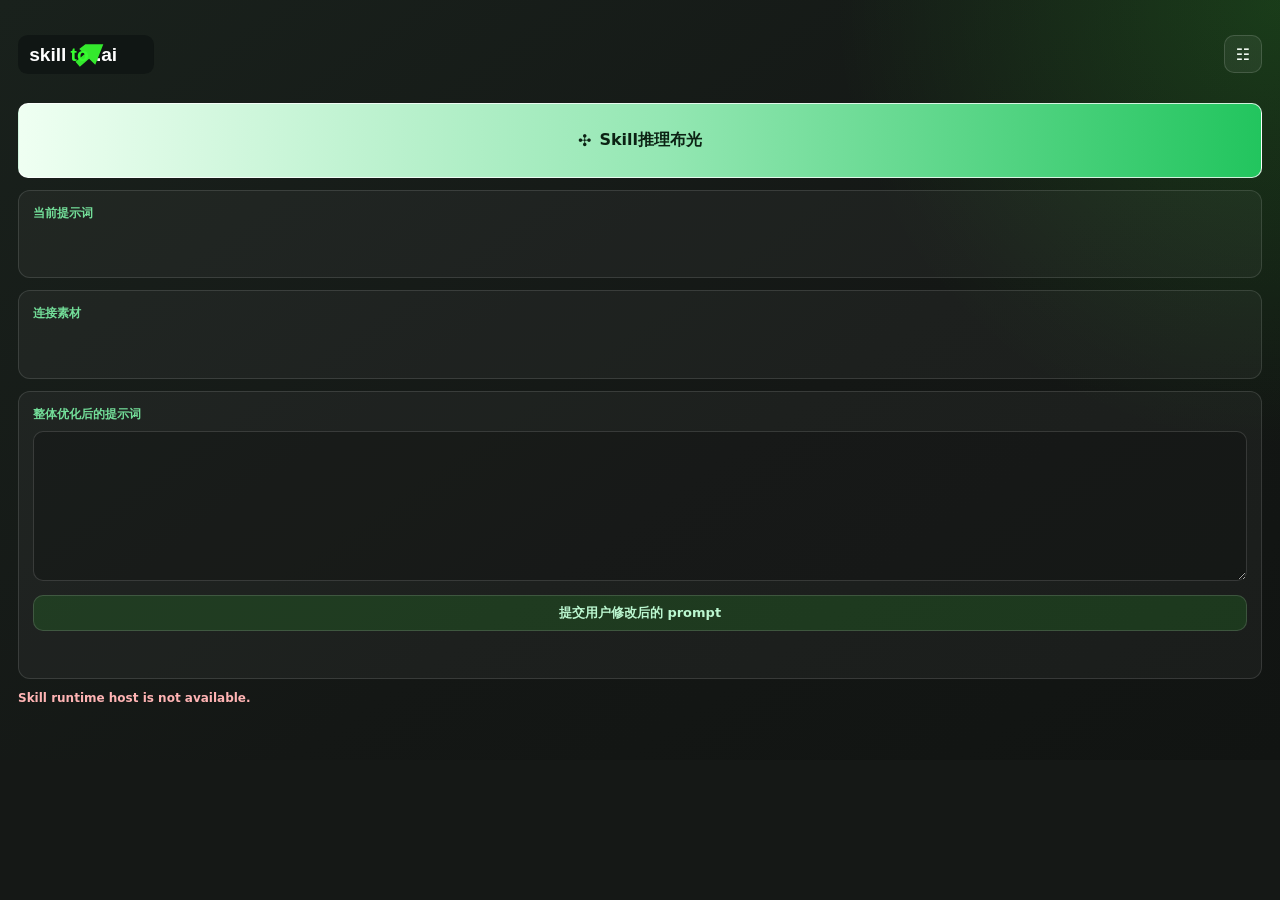
<file: skill-apps/skill-lighting-reasoning/panel/index.html>
<!doctype html>
<html lang="zh-CN">
  <head>
    <meta charset="UTF-8" />
    <meta name="viewport" content="width=device-width, initial-scale=1.0" />
    <meta http-equiv="Content-Security-Policy" content="default-src 'none'; script-src 'self'; style-src 'self'; img-src 'self' data: blob: https: http:; media-src 'self' blob: https: http:; font-src 'self'; connect-src 'none'; frame-src 'none'; object-src 'none'; base-uri 'none'; form-action 'none'" />
    <title>Skill Lighting Reasoning Panel</title>
    <link rel="stylesheet" href="./panel.css" />
  </head>
  <body>
    <main class="plugin-panel">
      <header class="plugin-panel__header">
        <img src="../assets/logo.svg" alt="SkillTo.ai" />
        <button id="openReasoning" class="icon-button" type="button" title="查看布光推理图" aria-label="查看布光推理图">☷</button>
      </header>

      <button id="runButton" class="run-button" type="button">
        <span class="run-button__spark">✣</span>
        <span data-i18n-zh="Skill推理布光" data-i18n-en="Reason Lighting">Skill推理布光</span>
      </button>

      <section class="plugin-card">
        <p class="plugin-card__kicker" data-i18n-zh="当前提示词" data-i18n-en="Current prompt">当前提示词</p>
        <div id="promptPreview" class="prompt-preview"></div>
      </section>

      <section class="plugin-card">
        <p class="plugin-card__kicker" data-i18n-zh="连接素材" data-i18n-en="Connected assets">连接素材</p>
        <div id="assetList" class="asset-list"></div>
      </section>

      <section class="plugin-card">
        <p class="plugin-card__kicker" data-i18n-zh="整体优化后的提示词" data-i18n-en="Optimized prompt">整体优化后的提示词</p>
        <textarea id="draftEditor" class="draft-editor" spellcheck="false"></textarea>
        <button id="commitButton" class="commit-button" type="button" data-i18n-zh="提交用户修改后的 prompt" data-i18n-en="Commit edited prompt">提交用户修改后的 prompt</button>
      </section>

      <p id="status" class="status" role="status"></p>
    </main>
    <script src="../shared/sdk.js"></script>
    <script src="./panel.js"></script>
  </body>
</html>
</file>
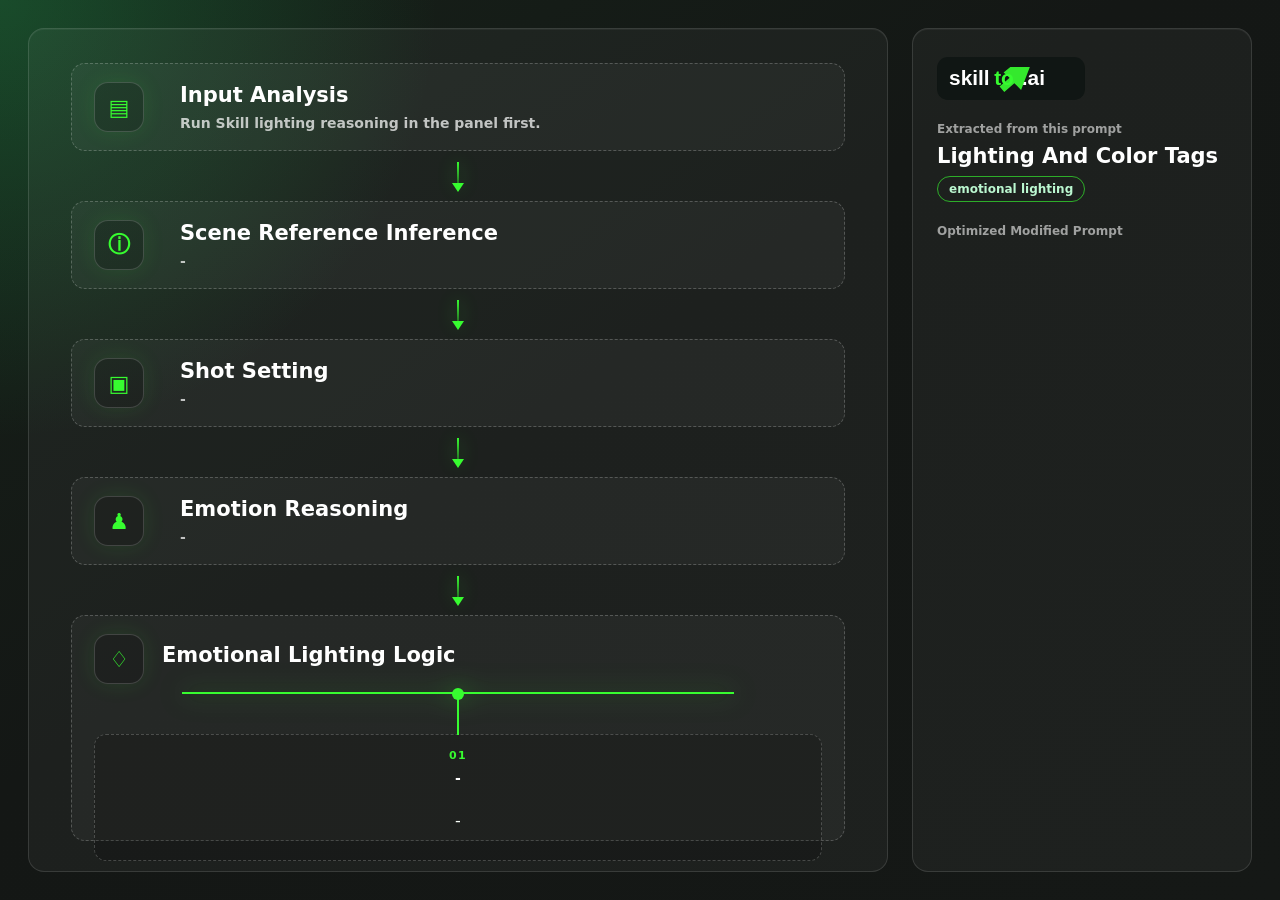
<file: skill-apps/skill-lighting-reasoning/reasoning/index.html>
<!doctype html>
<html lang="zh-CN">
  <head>
    <meta charset="UTF-8" />
    <meta name="viewport" content="width=device-width, initial-scale=1.0" />
    <meta http-equiv="Content-Security-Policy" content="default-src 'none'; script-src 'self'; style-src 'self'; img-src 'self' data: blob: https: http:; media-src 'self' blob: https: http:; font-src 'self'; connect-src 'none'; frame-src 'none'; object-src 'none'; base-uri 'none'; form-action 'none'" />
    <title>Skill Lighting Reasoning Reasoning</title>
    <link rel="stylesheet" href="./reasoning.css" />
  </head>
  <body>
    <main class="reasoning-shell">
      <section class="reasoning-graph" aria-label="reasoning graph">
        <article class="stage">
          <span class="stage__icon">▤</span>
          <div>
            <h2 data-i18n-zh="用户输入分析" data-i18n-en="Input Analysis">用户输入分析</h2>
            <ul id="inputSummary"></ul>
          </div>
        </article>
        <div class="arrow"></div>
        <article class="stage">
          <span class="stage__icon">ⓘ</span>
          <div>
            <h2 data-i18n-zh="参考图场景反推" data-i18n-en="Scene Reference Inference">参考图场景反推</h2>
            <ul id="sceneInference"></ul>
          </div>
        </article>
        <div class="arrow"></div>
        <article class="stage">
          <span class="stage__icon">▣</span>
          <div>
            <h2 data-i18n-zh="分镜剧情设定" data-i18n-en="Shot Setting">分镜剧情设定</h2>
            <ul id="storySetting"></ul>
          </div>
        </article>
        <div class="arrow"></div>
        <article class="stage">
          <span class="stage__icon">♟</span>
          <div>
            <h2 data-i18n-zh="人物情绪推理" data-i18n-en="Emotion Reasoning">人物情绪推理</h2>
            <ul id="emotionAnalysis"></ul>
          </div>
        </article>
        <div class="arrow"></div>
        <article class="logic">
          <header>
            <span class="stage__icon">♢</span>
            <h2 data-i18n-zh="情绪布光逻辑（多分支）" data-i18n-en="Emotional Lighting Logic">情绪布光逻辑（多分支）</h2>
          </header>
          <div class="branch-rail"></div>
          <div id="logicBranches" class="branches"></div>
        </article>
      </section>

      <aside class="result-panel">
        <img class="result-panel__logo" src="../assets/logo.svg" alt="SkillTo.ai" />
        <section>
          <p class="kicker" data-i18n-zh="从本次提示词提取" data-i18n-en="Extracted from this prompt">从本次提示词提取</p>
          <h2 data-i18n-zh="本次采用的布光和调色标签" data-i18n-en="Lighting And Color Tags">本次采用的布光和调色标签</h2>
          <div id="tagList" class="tags"></div>
        </section>
        <section>
          <p class="kicker" data-i18n-zh="整体优化后的提示词" data-i18n-en="Optimized Modified Prompt">整体优化后的提示词</p>
          <div id="modifiedPrompt" class="modified-prompt"></div>
        </section>
      </aside>
    </main>
    <script src="../shared/sdk.js"></script>
    <script src="./reasoning.js"></script>
  </body>
</html>
</file>
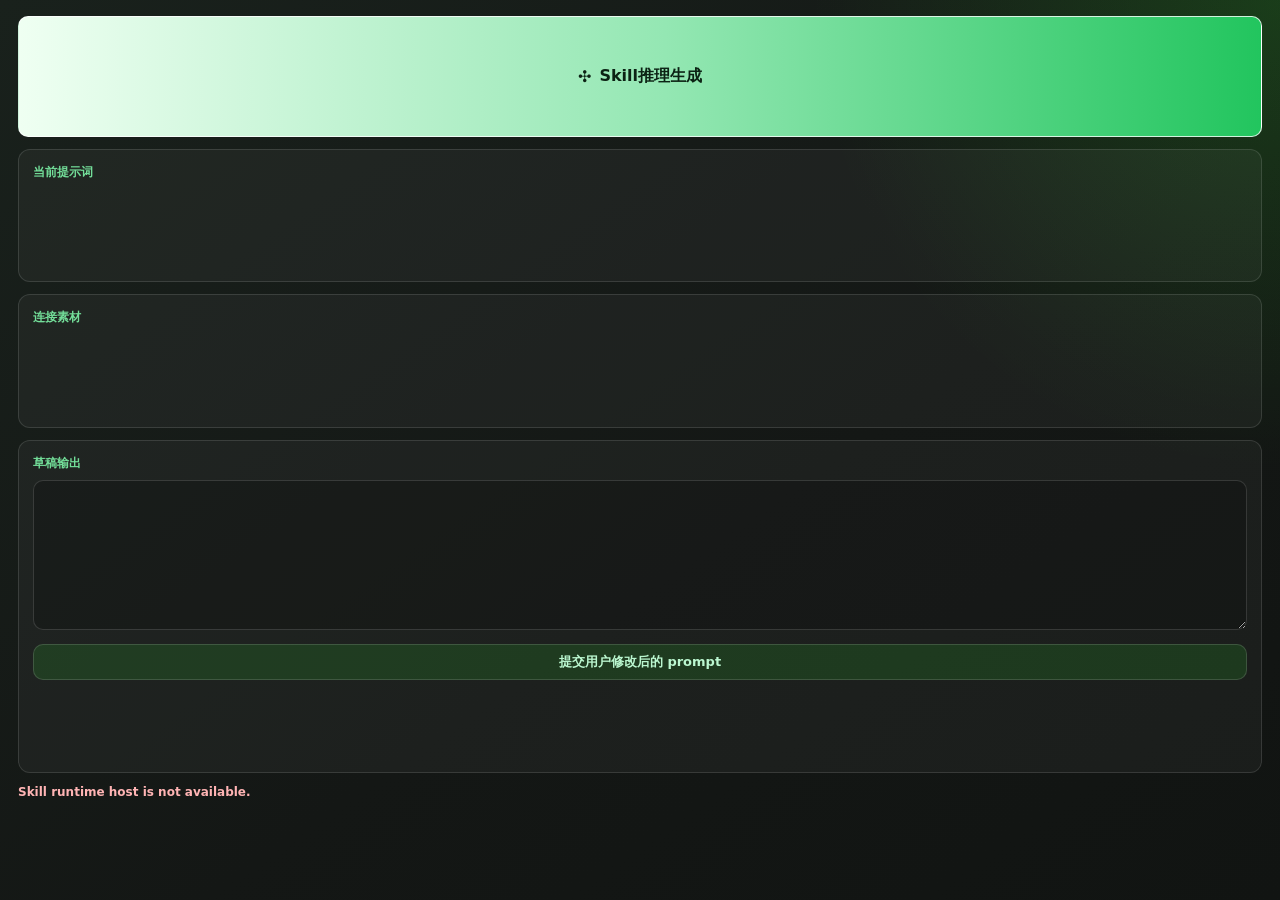
<file: skillto-image-node-plugin/assets/templates/static-image-node-plugin/panel/index.html>
<!doctype html>
<html lang="zh-CN">
  <head>
    <meta charset="UTF-8" />
    <meta name="viewport" content="width=device-width, initial-scale=1.0" />
    <meta http-equiv="Content-Security-Policy" content="default-src 'none'; script-src 'self'; style-src 'self'; img-src 'self' data: blob: https: http:; media-src 'self' blob: https: http:; font-src 'self'; connect-src 'none'; frame-src 'none'; object-src 'none'; base-uri 'none'; form-action 'none'" />
    <title>__PLUGIN_NAME_EN__ Panel</title>
    <link rel="stylesheet" href="./panel.css" />
  </head>
  <body>
    <main class="plugin-panel">
      <button id="runButton" class="run-button" type="button">
        <span class="run-button__spark">✣</span>
        <span data-i18n-zh="Skill推理生成" data-i18n-en="Run Skill Reasoning">Skill推理生成</span>
      </button>

      <section class="plugin-card">
        <p class="plugin-card__kicker" data-i18n-zh="当前提示词" data-i18n-en="Current prompt">当前提示词</p>
        <div id="promptPreview" class="prompt-preview"></div>
      </section>

      <section class="plugin-card">
        <p class="plugin-card__kicker" data-i18n-zh="连接素材" data-i18n-en="Connected assets">连接素材</p>
        <div id="assetList" class="asset-list"></div>
      </section>

      <section class="plugin-card">
        <p class="plugin-card__kicker" data-i18n-zh="草稿输出" data-i18n-en="Draft output">草稿输出</p>
        <textarea id="draftEditor" class="draft-editor" spellcheck="false"></textarea>
        <button id="commitButton" class="commit-button" type="button" data-i18n-zh="提交用户修改后的 prompt" data-i18n-en="Commit edited prompt">提交用户修改后的 prompt</button>
      </section>

      <p id="status" class="status" role="status"></p>
    </main>
    <script src="../shared/sdk.js"></script>
    <script src="./panel.js"></script>
  </body>
</html>
</file>
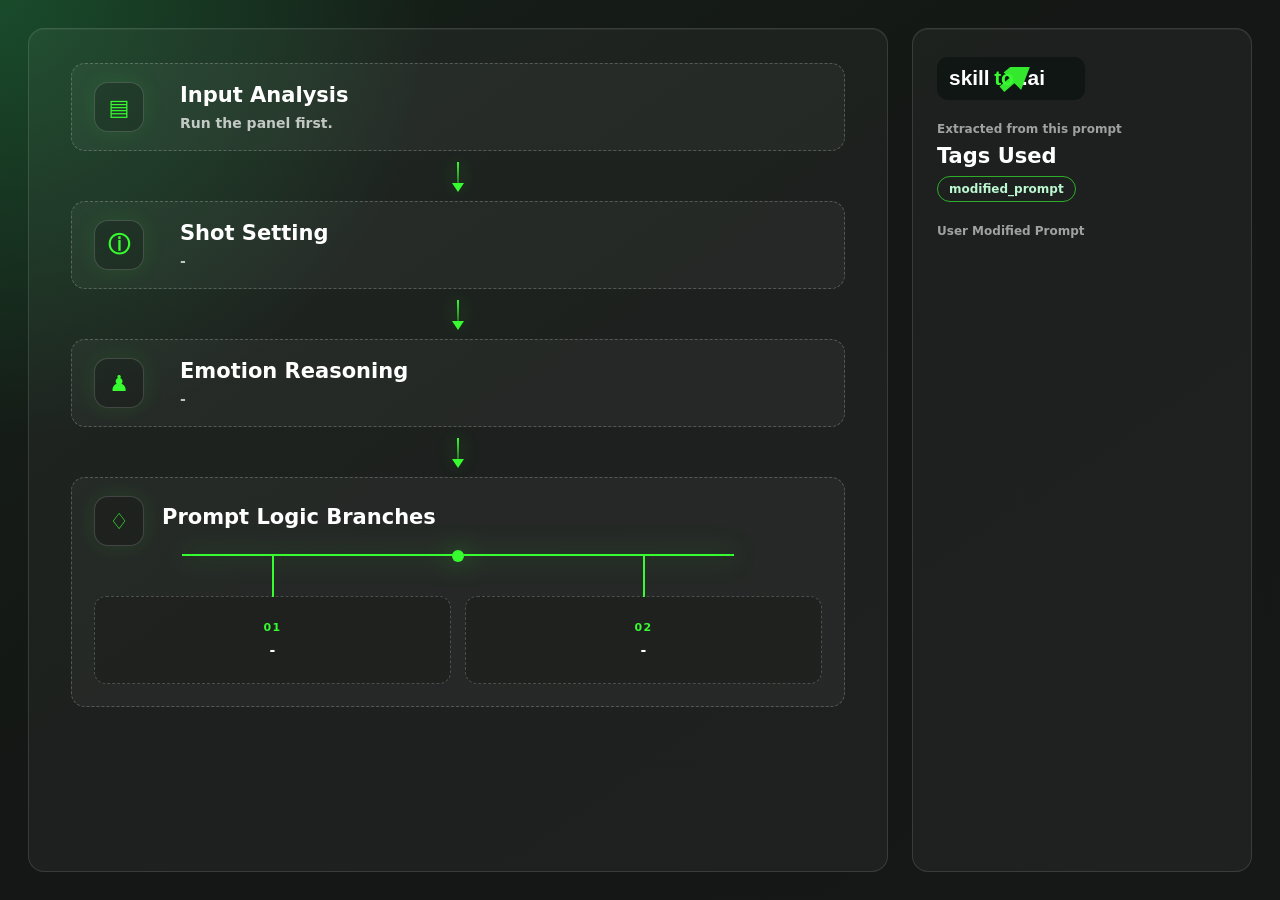
<file: skillto-image-node-plugin/assets/templates/static-image-node-plugin/reasoning/index.html>
<!doctype html>
<html lang="zh-CN">
  <head>
    <meta charset="UTF-8" />
    <meta name="viewport" content="width=device-width, initial-scale=1.0" />
    <meta http-equiv="Content-Security-Policy" content="default-src 'none'; script-src 'self'; style-src 'self'; img-src 'self' data: blob: https: http:; media-src 'self' blob: https: http:; font-src 'self'; connect-src 'none'; frame-src 'none'; object-src 'none'; base-uri 'none'; form-action 'none'" />
    <title>__PLUGIN_NAME_EN__ Reasoning</title>
    <link rel="stylesheet" href="./reasoning.css" />
  </head>
  <body>
    <main class="reasoning-shell">
      <section class="reasoning-graph" aria-label="reasoning graph">
        <article class="stage">
          <span class="stage__icon">▤</span>
          <div>
            <h2 data-i18n-zh="用户输入分析" data-i18n-en="Input Analysis">用户输入分析</h2>
            <ul id="inputSummary"></ul>
          </div>
        </article>
        <div class="arrow"></div>
        <article class="stage">
          <span class="stage__icon">ⓘ</span>
          <div>
            <h2 data-i18n-zh="分镜剧情设定" data-i18n-en="Shot Setting">分镜剧情设定</h2>
            <ul id="storySetting"></ul>
          </div>
        </article>
        <div class="arrow"></div>
        <article class="stage">
          <span class="stage__icon">♟</span>
          <div>
            <h2 data-i18n-zh="人物情绪推理" data-i18n-en="Emotion Reasoning">人物情绪推理</h2>
            <ul id="emotionAnalysis"></ul>
          </div>
        </article>
        <div class="arrow"></div>
        <article class="logic">
          <header>
            <span class="stage__icon">♢</span>
            <h2 data-i18n-zh="Prompt 逻辑（多分支）" data-i18n-en="Prompt Logic Branches">Prompt 逻辑（多分支）</h2>
          </header>
          <div class="branch-rail"></div>
          <div id="logicBranches" class="branches"></div>
        </article>
      </section>

      <aside class="result-panel">
        <img class="result-panel__logo" src="../assets/logo.svg" alt="SkillTo.ai" />
        <section>
          <p class="kicker" data-i18n-zh="从本次提示词提取" data-i18n-en="Extracted from this prompt">从本次提示词提取</p>
          <h2 data-i18n-zh="本次采用的标签" data-i18n-en="Tags Used">本次采用的标签</h2>
          <div id="tagList" class="tags"></div>
        </section>
        <section>
          <p class="kicker" data-i18n-zh="用户修改后的提示词" data-i18n-en="User Modified Prompt">用户修改后的提示词</p>
          <div id="modifiedPrompt" class="modified-prompt"></div>
        </section>
      </aside>
    </main>
    <script src="../shared/sdk.js"></script>
    <script src="./reasoning.js"></script>
  </body>
</html>
</file>
<file: skill-apps/skill-lighting-reasoning/panel/panel.css>
:root {
  color-scheme: dark;
  font-family: Inter, "Microsoft YaHei", "PingFang SC", system-ui, sans-serif;
  background: #151816;
  color: #f8fff9;
}

* {
  box-sizing: border-box;
}

body {
  margin: 0;
  background: #151816;
}

.plugin-panel {
  display: grid;
  gap: 12px;
  min-height: 760px;
  padding: 18px;
  background:
    radial-gradient(circle at 100% 0%, rgb(55 252 48 / 16%), transparent 30%),
    linear-gradient(145deg, #19211c 0%, #141715 58%, #111412 100%);
}

.plugin-panel__header {
  display: flex;
  align-items: center;
  justify-content: space-between;
}

.plugin-panel__header img {
  width: 136px;
  height: auto;
}

.icon-button,
.commit-button,
.run-button {
  border: 1px solid rgb(255 255 255 / 14%);
  border-radius: 10px;
  color: #f8fff9;
  font: inherit;
}

.icon-button {
  display: grid;
  width: 38px;
  height: 38px;
  place-items: center;
  background: rgb(255 255 255 / 6%);
}

.run-button {
  position: relative;
  display: inline-flex;
  min-height: 42px;
  align-items: center;
  justify-content: center;
  gap: 8px;
  overflow: hidden;
  border-color: rgb(255 255 255 / 78%);
  background: linear-gradient(90deg, #effff2 0%, #94e7b3 52%, #22c55e 100%);
  color: #0c2214;
  font-weight: 900;
}

.run-button::after {
  position: absolute;
  inset: 0;
  background: linear-gradient(110deg, transparent 0%, rgb(255 255 255 / 68%) 42%, transparent 72%);
  content: "";
  opacity: 0;
  transform: translateX(-100%);
}

.run-button:hover::after {
  animation: shimmer 1.2s ease;
}

.run-button.is-loading .run-button__spark {
  animation: spin 0.8s linear infinite;
}

.plugin-card {
  border: 1px solid rgb(255 255 255 / 12%);
  border-radius: 12px;
  background: rgb(255 255 255 / 4%);
  padding: 14px;
}

.plugin-card__kicker {
  margin: 0 0 8px;
  color: #73de99;
  font-size: 12px;
  font-weight: 900;
}

.prompt-preview {
  max-height: 90px;
  overflow: auto;
  color: rgb(255 255 255 / 76%);
  font-size: 13px;
  font-weight: 700;
  line-height: 1.65;
}

.asset-list {
  display: flex;
  flex-wrap: wrap;
  gap: 8px;
}

.asset-chip {
  display: inline-flex;
  max-width: 180px;
  align-items: center;
  gap: 8px;
  border: 1px solid rgb(104 223 148 / 28%);
  border-radius: 999px;
  background: rgb(34 197 94 / 10%);
  padding: 5px 9px;
  color: rgb(255 255 255 / 78%);
  font-size: 12px;
  font-weight: 800;
}

.asset-chip img {
  width: 24px;
  height: 24px;
  border-radius: 7px;
  object-fit: cover;
}

.draft-editor {
  width: 100%;
  min-height: 150px;
  resize: vertical;
  border: 1px solid rgb(255 255 255 / 14%);
  border-radius: 10px;
  background: rgb(0 0 0 / 20%);
  color: #f8fff9;
  font: 700 13px/1.65 Inter, "Microsoft YaHei", sans-serif;
  outline: none;
  padding: 10px;
}

.commit-button {
  width: 100%;
  min-height: 36px;
  margin-top: 10px;
  background: rgb(55 252 48 / 12%);
  color: #bbf7d0;
  font-size: 13px;
  font-weight: 850;
}

.status {
  min-height: 18px;
  margin: 0;
  color: #bbf7d0;
  font-size: 12px;
  font-weight: 800;
}

button {
  cursor: pointer;
}

button:disabled {
  cursor: wait;
}

@keyframes shimmer {
  to {
    opacity: 1;
    transform: translateX(100%);
  }
}

@keyframes spin {
  to {
    transform: rotate(360deg);
  }
}
</file>
<file: skill-apps/skill-lighting-reasoning/reasoning/reasoning.css>
:root {
  color-scheme: dark;
  font-family: Inter, "Microsoft YaHei", "PingFang SC", system-ui, sans-serif;
  background: #151816;
  color: #f8fff9;
}

* {
  box-sizing: border-box;
}

body {
  height: 100vh;
  margin: 0;
  overflow: hidden;
  background: #151816;
}

.reasoning-shell {
  display: grid;
  height: 100vh;
  min-height: 0;
  grid-template-columns: minmax(720px, 2.1fr) minmax(340px, 0.8fr);
  gap: 24px;
  padding: 28px;
  background:
    radial-gradient(circle at 0 0, rgb(34 197 94 / 26%), transparent 28%),
    linear-gradient(145deg, #162119 0%, #141715 44%, #151816 100%);
}

.reasoning-graph,
.result-panel {
  border: 1px solid rgb(255 255 255 / 12%);
  border-radius: 16px;
  background: rgb(255 255 255 / 4%);
  box-shadow: inset 0 1px 0 rgb(255 255 255 / 5%);
}

.reasoning-graph {
  display: grid;
  align-content: start;
  gap: 11px;
  min-height: 0;
  overflow-y: auto;
  padding: 34px 42px 30px;
  scrollbar-color: rgb(255 255 255 / 38%) transparent;
  scrollbar-width: thin;
}

.stage {
  display: grid;
  grid-template-columns: 68px minmax(0, 1fr);
  gap: 18px;
  align-items: center;
  min-height: 88px;
  border: 1px dashed rgb(255 255 255 / 22%);
  border-radius: 14px;
  background: rgb(255 255 255 / 4%);
  padding: 16px 22px;
}

.stage__icon {
  display: grid;
  width: 50px;
  height: 50px;
  place-items: center;
  border: 1px solid rgb(255 255 255 / 16%);
  border-radius: 14px;
  background: rgb(0 0 0 / 18%);
  color: #37fc30;
  font-size: 22px;
  font-weight: 900;
  box-shadow: 0 0 22px rgb(55 252 48 / 10%);
}

h2 {
  margin: 0 0 8px;
  color: #fff;
  font-size: 21px;
  font-weight: 900;
}

ul {
  display: flex;
  flex-wrap: wrap;
  gap: 7px 12px;
  margin: 0;
  padding: 0;
  list-style: none;
}

li {
  color: rgb(255 255 255 / 72%);
  font-size: 14px;
  font-weight: 750;
}

li:not(:last-child)::after {
  margin-left: 12px;
  color: rgb(255 255 255 / 32%);
  content: "•";
}

.arrow {
  width: 2px;
  height: 28px;
  justify-self: center;
  background: linear-gradient(#37fc30, rgb(55 252 48 / 18%));
  box-shadow: 0 0 18px rgb(55 252 48 / 45%);
}

.arrow::after {
  display: block;
  width: 0;
  height: 0;
  margin: 21px 0 0 -5px;
  border-top: 9px solid #37fc30;
  border-right: 6px solid transparent;
  border-left: 6px solid transparent;
  content: "";
}

.logic {
  min-height: 210px;
  border: 1px dashed rgb(255 255 255 / 22%);
  border-radius: 14px;
  background: rgb(255 255 255 / 4%);
  padding: 18px 22px 22px;
}

.logic header {
  display: flex;
  align-items: center;
  gap: 18px;
}

.branch-rail {
  position: relative;
  height: 42px;
  margin: 8px 88px 0;
  border-top: 2px solid #37fc30;
  filter: drop-shadow(0 0 12px rgb(55 252 48 / 55%));
}

.branch-rail::before {
  position: absolute;
  top: -6px;
  left: 50%;
  width: 12px;
  height: 12px;
  border-radius: 999px;
  background: #37fc30;
  content: "";
  transform: translateX(-50%);
}

.branches {
  display: grid;
  grid-template-columns: repeat(var(--branch-count, 3), minmax(0, 1fr));
  gap: 14px;
}

.branch {
  position: relative;
  display: grid;
  min-height: 88px;
  align-content: center;
  gap: 7px;
  border: 1px dashed rgb(255 255 255 / 20%);
  border-radius: 12px;
  background: rgb(0 0 0 / 16%);
  padding: 14px 12px;
  text-align: center;
}

.branch::before {
  position: absolute;
  top: -42px;
  left: 50%;
  width: 2px;
  height: 42px;
  background: #37fc30;
  content: "";
  transform: translateX(-50%);
}

.branch span {
  color: #37fc30;
  font-size: 11px;
  font-weight: 900;
  letter-spacing: 0.12em;
}

.branch strong {
  color: #fff;
  font-size: 14px;
  line-height: 1.35;
}

.result-panel {
  display: grid;
  align-content: start;
  gap: 22px;
  min-height: 0;
  padding: 28px 24px;
}

.result-panel__logo {
  width: 148px;
}

.kicker {
  margin: 0 0 8px;
  color: rgb(255 255 255 / 58%);
  font-size: 12px;
  font-weight: 900;
}

.tags {
  display: flex;
  flex-wrap: wrap;
  gap: 8px;
}

.tags span {
  border: 1px solid rgb(55 252 48 / 64%);
  border-radius: 999px;
  color: #bbf7d0;
  padding: 5px 11px;
  font-size: 12px;
  font-weight: 850;
}

.modified-prompt {
  display: grid;
  gap: 12px;
  max-height: calc(100vh - 260px);
  overflow: auto;
  color: rgb(255 255 255 / 72%);
  font-size: 14px;
  font-weight: 700;
  line-height: 1.72;
}

.modified-prompt p {
  margin: 0;
}

.asset-token {
  position: relative;
  display: inline-grid;
  width: 24px;
  height: 24px;
  place-items: center;
  margin: 0 3px;
  overflow: visible;
  vertical-align: -6px;
  border: 1px solid rgb(104 223 148 / 72%);
  border-radius: 8px;
  background: rgb(34 197 94 / 12%);
}

.asset-token img {
  width: 100%;
  height: 100%;
  border-radius: 7px;
  object-fit: cover;
}

.asset-token__preview {
  position: absolute;
  z-index: 20;
  bottom: calc(100% + 12px);
  left: 50%;
  display: none;
  width: 210px;
  max-width: 32vw;
  padding: 6px;
  border: 1px solid rgb(104 223 148 / 55%);
  border-radius: 14px;
  background: #101614;
  box-shadow: 0 18px 46px rgb(0 0 0 / 55%);
  transform: translateX(-50%);
}

.asset-token__preview img {
  width: 100%;
  height: auto;
  max-height: 260px;
  object-fit: contain;
}

.asset-token:hover .asset-token__preview {
  display: block;
}
</file>
<file: skillto-image-node-plugin/assets/templates/static-image-node-plugin/panel/panel.css>
:root {
  height: 100%;
  color-scheme: dark;
  font-family: Inter, "Microsoft YaHei", "PingFang SC", system-ui, sans-serif;
  background: #151816;
  color: #f8fff9;
}

* {
  box-sizing: border-box;
}

body {
  height: 100%;
  margin: 0;
  overflow: hidden;
  background: #151816;
}

.plugin-panel {
  display: grid;
  height: 100%;
  min-height: 0;
  gap: 12px;
  overflow-y: auto;
  padding: 16px 18px 18px;
  background:
    radial-gradient(circle at 100% 0%, rgb(55 252 48 / 16%), transparent 30%),
    linear-gradient(145deg, #19211c 0%, #141715 58%, #111412 100%);
}

.commit-button,
.run-button {
  border: 1px solid rgb(255 255 255 / 14%);
  border-radius: 10px;
  color: #f8fff9;
  font: inherit;
}

.run-button {
  position: relative;
  display: inline-flex;
  min-height: 42px;
  align-items: center;
  justify-content: center;
  gap: 8px;
  overflow: hidden;
  border-color: rgb(255 255 255 / 78%);
  background: linear-gradient(90deg, #effff2 0%, #94e7b3 52%, #22c55e 100%);
  color: #0c2214;
  font-weight: 900;
}

.run-button::after {
  position: absolute;
  inset: 0;
  background: linear-gradient(110deg, transparent 0%, rgb(255 255 255 / 68%) 42%, transparent 72%);
  content: "";
  opacity: 0;
  transform: translateX(-100%);
}

.run-button:hover::after {
  animation: shimmer 1.2s ease;
}

.run-button.is-loading .run-button__spark {
  animation: spin 0.8s linear infinite;
}

.plugin-card {
  border: 1px solid rgb(255 255 255 / 12%);
  border-radius: 12px;
  background: rgb(255 255 255 / 4%);
  padding: 14px;
}

.plugin-card__kicker {
  margin: 0 0 8px;
  color: #73de99;
  font-size: 12px;
  font-weight: 900;
}

.prompt-preview {
  max-height: 90px;
  overflow: auto;
  color: rgb(255 255 255 / 76%);
  font-size: 13px;
  font-weight: 700;
  line-height: 1.65;
}

.asset-list {
  display: flex;
  flex-wrap: wrap;
  gap: 8px;
}

.asset-chip {
  display: inline-flex;
  max-width: 180px;
  align-items: center;
  gap: 8px;
  border: 1px solid rgb(104 223 148 / 28%);
  border-radius: 999px;
  background: rgb(34 197 94 / 10%);
  padding: 5px 9px;
  color: rgb(255 255 255 / 78%);
  font-size: 12px;
  font-weight: 800;
}

.asset-chip img {
  width: 24px;
  height: 24px;
  border-radius: 7px;
  object-fit: cover;
}

.draft-editor {
  width: 100%;
  min-height: 150px;
  resize: vertical;
  border: 1px solid rgb(255 255 255 / 14%);
  border-radius: 10px;
  background: rgb(0 0 0 / 20%);
  color: #f8fff9;
  font: 700 13px/1.65 Inter, "Microsoft YaHei", sans-serif;
  outline: none;
  padding: 10px;
}

.commit-button {
  width: 100%;
  min-height: 36px;
  margin-top: 10px;
  background: rgb(55 252 48 / 12%);
  color: #bbf7d0;
  font-size: 13px;
  font-weight: 850;
}

.status {
  min-height: 18px;
  margin: 0;
  color: #bbf7d0;
  font-size: 12px;
  font-weight: 800;
}

button {
  cursor: pointer;
}

button:disabled {
  cursor: wait;
}

@keyframes shimmer {
  to {
    opacity: 1;
    transform: translateX(100%);
  }
}

@keyframes spin {
  to {
    transform: rotate(360deg);
  }
}
</file>
<file: skillto-image-node-plugin/assets/templates/static-image-node-plugin/reasoning/reasoning.css>
:root {
  color-scheme: dark;
  font-family: Inter, "Microsoft YaHei", "PingFang SC", system-ui, sans-serif;
  background: #151816;
  color: #f8fff9;
}

* {
  box-sizing: border-box;
}

body {
  height: 100vh;
  margin: 0;
  overflow: hidden;
  background: #151816;
}

.reasoning-shell {
  display: grid;
  height: 100vh;
  min-height: 0;
  grid-template-columns: minmax(720px, 2.1fr) minmax(340px, 0.8fr);
  gap: 24px;
  padding: 28px;
  background:
    radial-gradient(circle at 0 0, rgb(34 197 94 / 26%), transparent 28%),
    linear-gradient(145deg, #162119 0%, #141715 44%, #151816 100%);
}

.reasoning-graph,
.result-panel {
  border: 1px solid rgb(255 255 255 / 12%);
  border-radius: 16px;
  background: rgb(255 255 255 / 4%);
  box-shadow: inset 0 1px 0 rgb(255 255 255 / 5%);
}

.reasoning-graph {
  display: grid;
  align-content: start;
  gap: 11px;
  min-height: 0;
  overflow-y: auto;
  padding: 34px 42px 30px;
  scrollbar-color: rgb(255 255 255 / 38%) transparent;
  scrollbar-width: thin;
}

.stage {
  display: grid;
  grid-template-columns: 68px minmax(0, 1fr);
  gap: 18px;
  align-items: center;
  min-height: 88px;
  border: 1px dashed rgb(255 255 255 / 22%);
  border-radius: 14px;
  background: rgb(255 255 255 / 4%);
  padding: 16px 22px;
}

.stage__icon {
  display: grid;
  width: 50px;
  height: 50px;
  place-items: center;
  border: 1px solid rgb(255 255 255 / 16%);
  border-radius: 14px;
  background: rgb(0 0 0 / 18%);
  color: #37fc30;
  font-size: 22px;
  font-weight: 900;
  box-shadow: 0 0 22px rgb(55 252 48 / 10%);
}

h2 {
  margin: 0 0 8px;
  color: #fff;
  font-size: 21px;
  font-weight: 900;
}

ul {
  display: flex;
  flex-wrap: wrap;
  gap: 7px 12px;
  margin: 0;
  padding: 0;
  list-style: none;
}

li {
  color: rgb(255 255 255 / 72%);
  font-size: 14px;
  font-weight: 750;
}

li:not(:last-child)::after {
  margin-left: 12px;
  color: rgb(255 255 255 / 32%);
  content: "•";
}

.arrow {
  width: 2px;
  height: 28px;
  justify-self: center;
  background: linear-gradient(#37fc30, rgb(55 252 48 / 18%));
  box-shadow: 0 0 18px rgb(55 252 48 / 45%);
}

.arrow::after {
  display: block;
  width: 0;
  height: 0;
  margin: 21px 0 0 -5px;
  border-top: 9px solid #37fc30;
  border-right: 6px solid transparent;
  border-left: 6px solid transparent;
  content: "";
}

.logic {
  min-height: 210px;
  border: 1px dashed rgb(255 255 255 / 22%);
  border-radius: 14px;
  background: rgb(255 255 255 / 4%);
  padding: 18px 22px 22px;
}

.logic header {
  display: flex;
  align-items: center;
  gap: 18px;
}

.branch-rail {
  position: relative;
  height: 42px;
  margin: 8px 88px 0;
  border-top: 2px solid #37fc30;
  filter: drop-shadow(0 0 12px rgb(55 252 48 / 55%));
}

.branch-rail::before {
  position: absolute;
  top: -6px;
  left: 50%;
  width: 12px;
  height: 12px;
  border-radius: 999px;
  background: #37fc30;
  content: "";
  transform: translateX(-50%);
}

.branches {
  display: grid;
  grid-template-columns: repeat(var(--branch-count, 3), minmax(0, 1fr));
  gap: 14px;
}

.branch {
  position: relative;
  display: grid;
  min-height: 88px;
  align-content: center;
  gap: 7px;
  border: 1px dashed rgb(255 255 255 / 20%);
  border-radius: 12px;
  background: rgb(0 0 0 / 16%);
  padding: 14px 12px;
  text-align: center;
}

.branch::before {
  position: absolute;
  top: -42px;
  left: 50%;
  width: 2px;
  height: 42px;
  background: #37fc30;
  content: "";
  transform: translateX(-50%);
}

.branch span {
  color: #37fc30;
  font-size: 11px;
  font-weight: 900;
  letter-spacing: 0.12em;
}

.branch strong {
  color: #fff;
  font-size: 14px;
  line-height: 1.35;
}

.result-panel {
  display: grid;
  align-content: start;
  gap: 22px;
  min-height: 0;
  padding: 28px 24px;
}

.result-panel__logo {
  width: 148px;
}

.kicker {
  margin: 0 0 8px;
  color: rgb(255 255 255 / 58%);
  font-size: 12px;
  font-weight: 900;
}

.tags {
  display: flex;
  flex-wrap: wrap;
  gap: 8px;
}

.tags span {
  border: 1px solid rgb(55 252 48 / 64%);
  border-radius: 999px;
  color: #bbf7d0;
  padding: 5px 11px;
  font-size: 12px;
  font-weight: 850;
}

.modified-prompt {
  display: grid;
  gap: 12px;
  max-height: calc(100vh - 260px);
  overflow: auto;
  color: rgb(255 255 255 / 72%);
  font-size: 14px;
  font-weight: 700;
  line-height: 1.72;
}

.modified-prompt p {
  margin: 0;
}

.asset-token {
  position: relative;
  display: inline-grid;
  width: 24px;
  height: 24px;
  place-items: center;
  margin: 0 3px;
  overflow: visible;
  vertical-align: -6px;
  border: 1px solid rgb(104 223 148 / 72%);
  border-radius: 8px;
  background: rgb(34 197 94 / 12%);
}

.asset-token img {
  width: 100%;
  height: 100%;
  border-radius: 7px;
  object-fit: cover;
}

.asset-token__preview {
  position: absolute;
  z-index: 20;
  bottom: calc(100% + 12px);
  left: 50%;
  display: none;
  width: 210px;
  max-width: 32vw;
  padding: 6px;
  border: 1px solid rgb(104 223 148 / 55%);
  border-radius: 14px;
  background: #101614;
  box-shadow: 0 18px 46px rgb(0 0 0 / 55%);
  transform: translateX(-50%);
}

.asset-token__preview img {
  width: 100%;
  height: auto;
  max-height: 260px;
  object-fit: contain;
}

.asset-token:hover .asset-token__preview {
  display: block;
}
</file>
